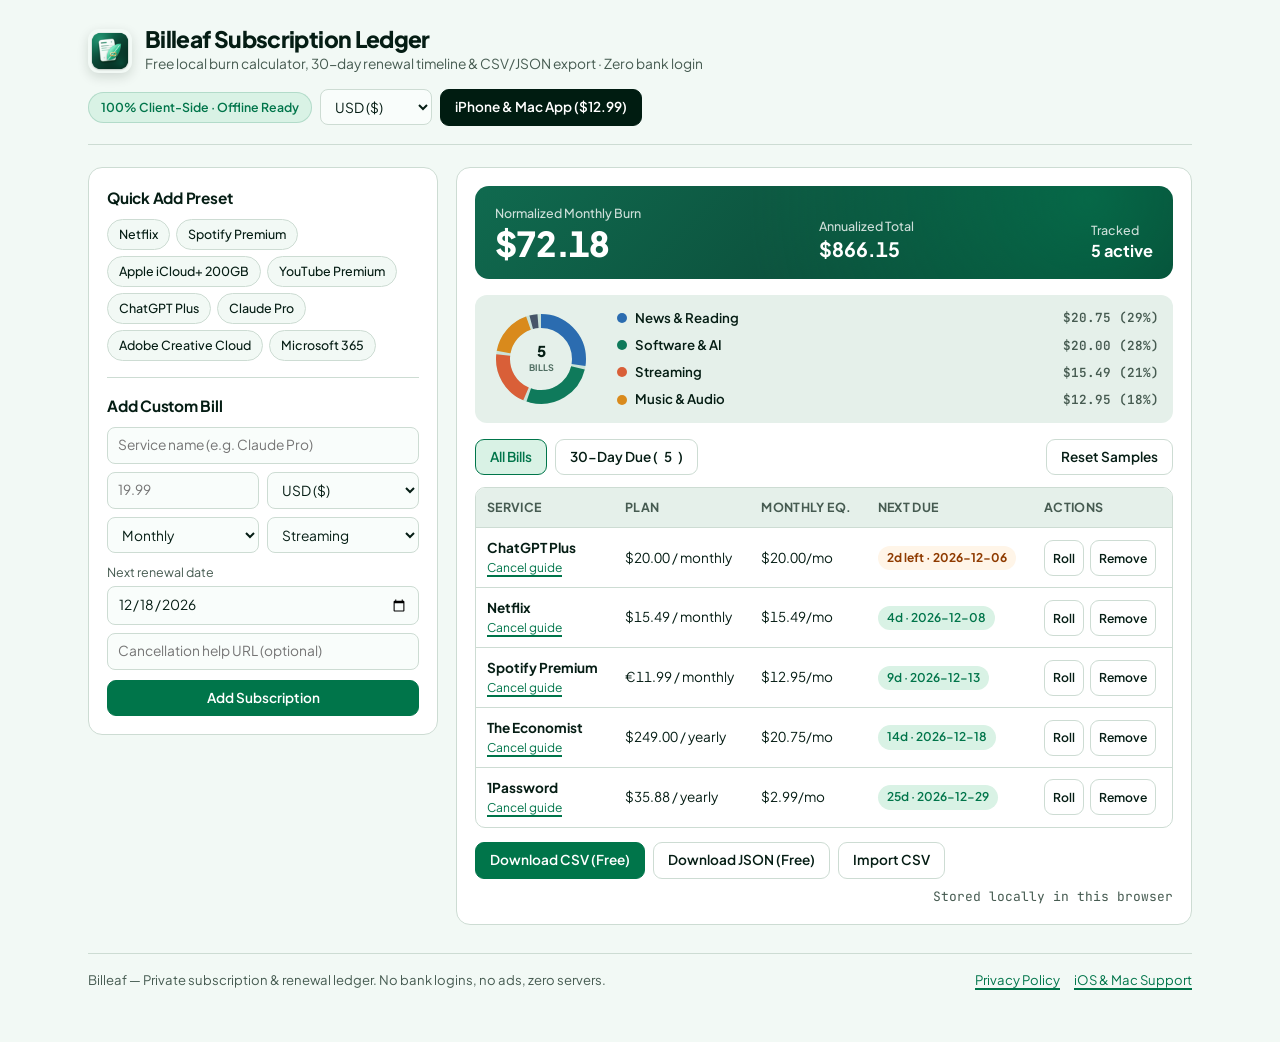
<file: index.html>
<!doctype html>
<html lang="en">
<head>
  <meta charset="utf-8" />
  <meta name="viewport" content="width=device-width, initial-scale=1" />
  <title>Billeaf Web Ledger — Free Offline Subscription Burn Audit &amp; CSV Export</title>
  <meta name="description" content="Audit recurring subscriptions, calculate real monthly and annual spend across 7 currencies, inspect upcoming 30-day renewals, and export clean CSV/JSON files locally in your browser." />
  <meta property="og:title" content="Billeaf Web Ledger — Free Subscription Audit" />
  <meta property="og:description" content="100% browser-local subscription ledger with 30-day renewal calendar and free CSV/JSON import &amp; export. Zero bank logins." />
  <link rel="icon" type="image/png" href="./icon-128.png" />
  <link rel="preconnect" href="https://fonts.googleapis.com" />
  <link rel="preconnect" href="https://fonts.gstatic.com" crossorigin />
  <link rel="stylesheet" href="https://fonts.googleapis.com/css2?family=JetBrains+Mono:wght@500;600&family=Plus+Jakarta+Sans:wght@400;500;600;700;800&display=swap" />
  <link rel="stylesheet" href="./styles.css" />
</head>
<body>
  <div class="shell">
    <header class="topbar">
      <div class="brand">
        <img class="logo" src="./icon-128.png" alt="Billeaf icon" />
        <div>
          <h1>Billeaf Subscription Ledger</h1>
          <div class="subtitle">Free local burn calculator, 30-day renewal timeline &amp; CSV/JSON export · Zero bank login</div>
        </div>
      </div>
      <div class="topbar-actions">
        <span class="pill">100% Client-Side · Offline Ready</span>
        <select id="displayCurrency" class="field" style="width:auto;" aria-label="Display currency">
          <option value="USD">USD ($)</option>
          <option value="EUR">EUR (€)</option>
          <option value="GBP">GBP (£)</option>
          <option value="JPY">JPY (¥)</option>
          <option value="CAD">CAD (CA$)</option>
          <option value="AUD">AUD (A$)</option>
          <option value="CNY">CNY (CN¥)</option>
        </select>
        <button id="openProBtn" class="btn pro" type="button">iPhone &amp; Mac App ($12.99)</button>
      </div>
    </header>

    <div class="layout">
      <aside class="panel">
        <h2>Quick Add Preset</h2>
        <div id="presetChips" class="preset-wrap"></div>

        <hr class="section-divider" />

        <h2>Add Custom Bill</h2>
        <form id="addForm">
          <input id="subName" class="field" type="text" placeholder="Service name (e.g. Claude Pro)" required style="margin-bottom:8px;" />
          <div class="form-grid">
            <input id="subAmount" class="field" type="number" step="0.01" min="0" placeholder="19.99" required />
            <select id="subCurrency" class="field" aria-label="Item currency">
              <option value="USD">USD ($)</option>
              <option value="EUR">EUR (€)</option>
              <option value="GBP">GBP (£)</option>
              <option value="JPY">JPY (¥)</option>
              <option value="CAD">CAD (CA$)</option>
              <option value="AUD">AUD (A$)</option>
              <option value="CNY">CNY (CN¥)</option>
            </select>
            <select id="subCycle" class="field" aria-label="Billing cycle">
              <option value="monthly">Monthly</option>
              <option value="yearly">Yearly</option>
              <option value="quarterly">Quarterly</option>
              <option value="weekly">Weekly</option>
            </select>
            <select id="subCategory" class="field" aria-label="Category">
              <option value="streaming">Streaming</option>
              <option value="software">Software &amp; AI</option>
              <option value="cloud">Cloud &amp; Dev</option>
              <option value="music">Music &amp; Audio</option>
              <option value="news">News &amp; Reading</option>
              <option value="fitness">Health &amp; Fitness</option>
              <option value="utilities">Prime &amp; Security</option>
              <option value="other">Other</option>
            </select>
          </div>
          <label for="subDate" style="display:block;font-size:0.78rem;color:var(--muted);margin-bottom:4px;">Next renewal date</label>
          <input id="subDate" class="field" type="date" style="margin-bottom:8px;" required />
          <input id="subCancelUrl" class="field" type="url" placeholder="Cancellation help URL (optional)" style="margin-bottom:10px;" />
          <button class="btn primary" type="submit" style="width:100%;">Add Subscription</button>
        </form>
      </aside>

      <main class="panel">
        <div class="burn-hero">
          <div class="burn-grid">
            <div>
              <div class="burn-sub">Normalized Monthly Burn</div>
              <div id="monthlyTotal" class="burn-big">$0.00</div>
            </div>
            <div>
              <div class="burn-sub">Annualized Total</div>
              <div id="annualTotal" class="metric-val">$0.00</div>
            </div>
            <div>
              <div class="burn-sub">Tracked</div>
              <div id="activeMeta" class="metric-val" style="font-size:1.02rem;">0 active</div>
            </div>
          </div>
        </div>

        <div id="catBars" class="donut-panel"></div>

        <div class="tabs">
          <button id="tabLedgerBtn" class="btn active" type="button">All Bills</button>
          <button id="tabCalendarBtn" class="btn" type="button">30-Day Due (<span id="dueCount" class="num">0</span>)</button>
          <button id="resetDemoBtn" class="btn" type="button" style="margin-left:auto;">Reset Samples</button>
        </div>

        <div class="table-wrap">
          <table>
            <thead>
              <tr>
                <th>Service</th>
                <th>Plan</th>
                <th>Monthly Eq.</th>
                <th>Next Due</th>
                <th>Actions</th>
              </tr>
            </thead>
            <tbody id="ledgerRows"></tbody>
          </table>
        </div>

        <div class="actions-bar">
          <button id="exportCsvBtn" class="btn primary" type="button">Download CSV (Free)</button>
          <button id="exportJsonBtn" class="btn" type="button">Download JSON (Free)</button>
          <label class="btn" for="csvImportInput" style="cursor:pointer;">Import CSV</label>
          <input id="csvImportInput" type="file" accept=".csv,text/csv" style="display:none;" />
          <span id="actionStatus" class="status-bar">Stored locally in this browser</span>
        </div>
      </main>
    </div>

    <footer style="margin-top:28px;padding-top:16px;border-top:1px solid var(--border);display:flex;flex-wrap:wrap;gap:14px;justify-content:space-between;font-size:0.82rem;color:var(--muted);">
      <span>Billeaf — Private subscription &amp; renewal ledger. No bank logins, no ads, zero servers.</span>
      <span style="display:flex;gap:14px;">
        <a href="./privacy.html">Privacy Policy</a>
        <a href="https://kaylaoneal.github.io/billeaf-support/">iOS &amp; Mac Support</a>
      </span>
    </footer>
  </div>

  <div id="proModal" class="modal-backdrop" role="dialog" aria-modal="true" aria-labelledby="proTitle">
    <div class="modal">
      <h3 id="proTitle">Billeaf for iPhone, iPad &amp; Mac</h3>
      <div class="price-tag">$12.99 <span style="font-size:0.86rem;font-weight:500;color:var(--muted);">one-time universal unlock · 8 bills free · no subscription trap</span></div>
      <ul>
        <li><strong>Local OS Renewal Reminders:</strong> Private advance <code>UNUserNotificationCenter</code> notifications 3 days before charges hit.</li>
        <li><strong>Works Completely Offline:</strong> Track recurring bills across iPhone, iPad, and Mac with zero Plaid/bank connections.</li>
        <li><strong>Full Open Portability:</strong> Import and export the exact same RFC 4180 CSV and JSON format between web and Apple apps for free.</li>
      </ul>
      <div style="display:flex;gap:8px;flex-wrap:wrap;justify-content:flex-end;">
        <a class="btn primary" href="https://kaylaoneal.github.io/billeaf-support/">Explore Billeaf App</a>
        <button id="closeProBtn" class="btn" type="button">Close</button>
      </div>
    </div>
  </div>

  <script type="module" src="./app.js"></script>
</body>
</html>
</file>
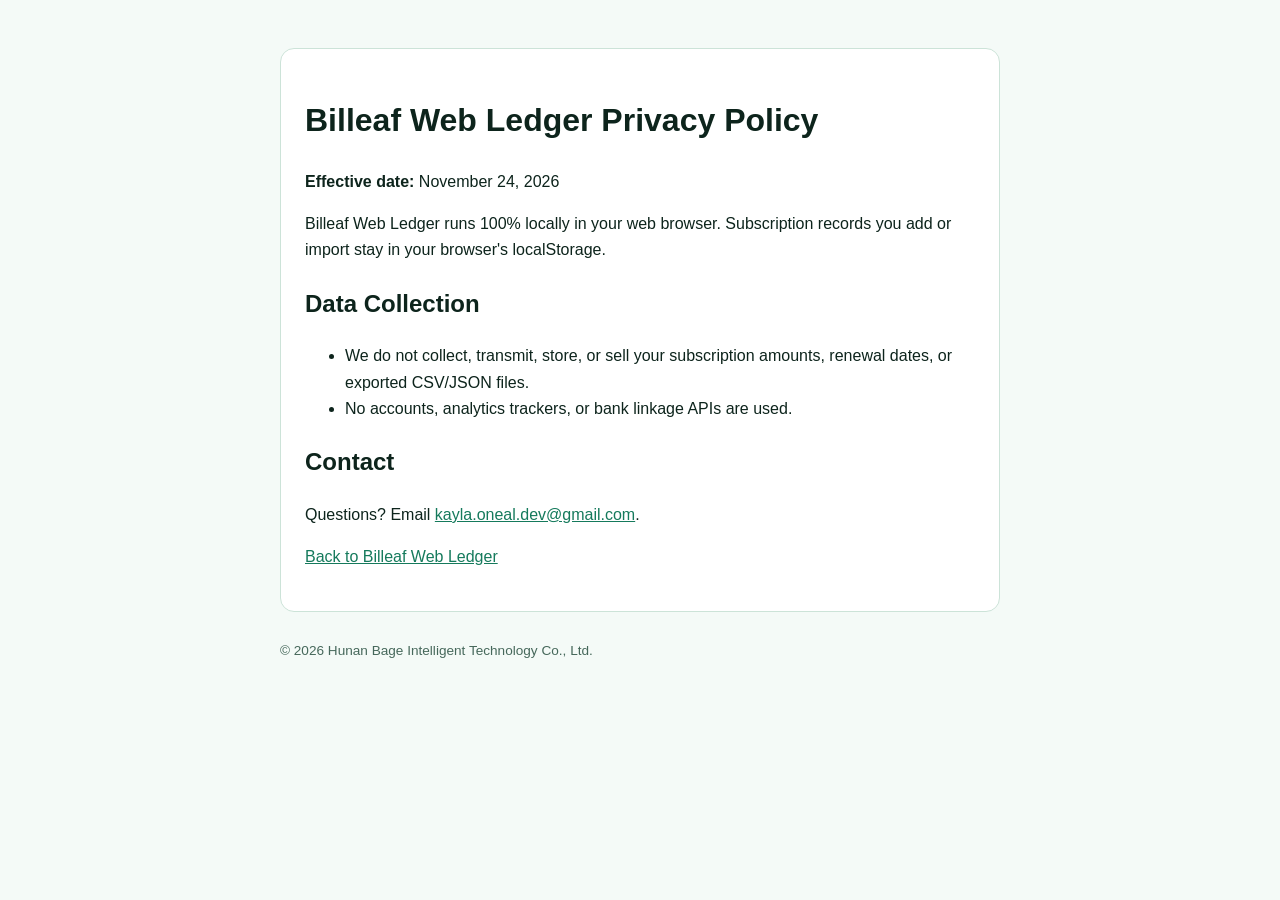
<file: privacy.html>
<!doctype html>
<html lang="en">
<head>
  <meta charset="utf-8" />
  <meta name="viewport" content="width=device-width, initial-scale=1" />
  <title>Privacy Policy — Billeaf Web Ledger</title>
  <link rel="icon" type="image/png" href="./icon-128.png" />
  <style>
    body { font-family: -apple-system, BlinkMacSystemFont, "Segoe UI", sans-serif; max-width: 720px; margin: 48px auto; padding: 0 20px; line-height: 1.65; color: #0d241c; background: #f4faf7; }
    a { color: #157a5c; }
    .card { background: #fff; border: 1px solid #cce3d8; border-radius: 14px; padding: 24px; }
    footer { margin-top: 28px; font-size: 0.85rem; color: #46685b; }
  </style>
</head>
<body>
  <div class="card">
    <h1>Billeaf Web Ledger Privacy Policy</h1>
    <p><strong>Effective date:</strong> November 24, 2026</p>
    <p>Billeaf Web Ledger runs 100% locally in your web browser. Subscription records you add or import stay in your browser's localStorage.</p>
    <h2>Data Collection</h2>
    <ul>
      <li>We do not collect, transmit, store, or sell your subscription amounts, renewal dates, or exported CSV/JSON files.</li>
      <li>No accounts, analytics trackers, or bank linkage APIs are used.</li>
    </ul>
    <h2>Contact</h2>
    <p>Questions? Email <a href="mailto:kayla.oneal.dev@gmail.com">kayla.oneal.dev@gmail.com</a>.</p>
    <p><a href="./index.html">Back to Billeaf Web Ledger</a></p>
  </div>
  <footer>© 2026 Hunan Bage Intelligent Technology Co., Ltd.</footer>
</body>
</html>
</file>
<file: styles.css>
:root {
  color-scheme: light;
  --bg: oklch(0.976 0.009 162);
  --surface: #ffffff;
  --surface-alt: oklch(0.946 0.015 162);
  --surface-dark: oklch(0.20 0.042 165);
  --ink: oklch(0.21 0.036 165);
  --muted: oklch(0.45 0.030 165);
  --accent: oklch(0.49 0.125 162);
  --accent-hover: oklch(0.41 0.118 162);
  --accent-soft: oklch(0.94 0.032 162);
  --border: oklch(0.88 0.020 162);
  --border-strong: oklch(0.79 0.030 162);
  --warn-bg: #fff5e8;
  --warn-ink: #8f3b00;
  --radius: 14px;
  --ease: cubic-bezier(0.22, 1, 0.36, 1);
  --font-sans: "Plus Jakarta Sans", -apple-system, BlinkMacSystemFont, "Segoe UI", sans-serif;
  --font-mono: "JetBrains Mono", ui-monospace, SFMono-Regular, Menlo, monospace;
}

* { box-sizing: border-box; }

::selection {
  background: oklch(0.49 0.125 162 / 0.20);
  color: var(--ink);
}

::-webkit-scrollbar { width: 8px; height: 8px; }
::-webkit-scrollbar-track { background: var(--surface-alt); border-radius: 999px; }
::-webkit-scrollbar-thumb { background: var(--border-strong); border-radius: 999px; }
::-webkit-scrollbar-thumb:hover { background: var(--accent); }

body {
  margin: 0;
  font-family: var(--font-sans);
  background: var(--bg);
  color: var(--ink);
  line-height: 1.52;
  -webkit-font-smoothing: antialiased;
}

button, select, input, textarea { font: inherit; }

a {
  color: var(--accent);
  text-underline-offset: 3px;
  text-decoration-thickness: 1.5px;
}

:focus-visible {
  outline: 2px solid var(--accent);
  outline-offset: 2px;
}

.num, .burn-big, .metric-val, .price-tag, table td:nth-child(2), table td:nth-child(3) {
  font-variant-numeric: tabular-nums;
}

.shell { max-width: 1140px; margin: 0 auto; padding: 26px 18px 52px; }

.topbar {
  display: flex;
  flex-wrap: wrap;
  justify-content: space-between;
  align-items: center;
  gap: 14px;
  margin-bottom: 22px;
  padding-bottom: 18px;
  border-bottom: 1px solid var(--border);
}

.brand { display: flex; align-items: center; gap: 13px; min-width: 0; }
.logo {
  width: 44px;
  height: 44px;
  border-radius: 11px;
  flex-shrink: 0;
  box-shadow: 0 4px 12px oklch(0.20 0.04 165 / 0.14);
}
h1 {
  margin: 0;
  font-size: 1.42rem;
  font-weight: 800;
  letter-spacing: -0.028em;
  line-height: 1.15;
}
.subtitle { font-size: 0.86rem; color: var(--muted); margin-top: 2px; }
.topbar-actions { display: flex; flex-wrap: wrap; gap: 8px; align-items: center; }

.pill {
  display: inline-flex;
  align-items: center;
  gap: 6px;
  background: var(--accent-soft);
  color: var(--accent);
  border: 1px solid oklch(0.49 0.125 162 / 0.18);
  font-size: 0.77rem;
  font-weight: 600;
  padding: 5px 12px;
  border-radius: 999px;
}

.btn {
  display: inline-flex;
  align-items: center;
  justify-content: center;
  gap: 6px;
  min-height: 36px;
  padding: 7px 14px;
  border-radius: 9px;
  border: 1px solid var(--border);
  background: var(--surface);
  color: var(--ink);
  font-size: 0.85rem;
  font-weight: 600;
  cursor: pointer;
  text-decoration: none;
  transition: background-color 150ms var(--ease), border-color 150ms var(--ease), transform 140ms var(--ease);
}
.btn:hover { background: var(--surface-alt); border-color: var(--border-strong); }
.btn:active { transform: translateY(1px); }
.btn.primary { background: var(--accent); border-color: var(--accent); color: #fff; }
.btn.primary:hover { background: var(--accent-hover); border-color: var(--accent-hover); }
.btn.pro { background: var(--surface-dark); border-color: var(--surface-dark); color: #fff; }
.btn.pro:hover { background: oklch(0.27 0.05 165); }

.layout {
  display: grid;
  grid-template-columns: 350px minmax(0, 1fr);
  gap: 18px;
  align-items: start;
}
@media (max-width: 900px) {
  .layout { grid-template-columns: 1fr; }
}

.panel {
  background: var(--surface);
  border: 1px solid var(--border);
  border-radius: var(--radius);
  padding: 18px;
  min-width: 0;
}
.panel h2 {
  margin: 0 0 10px;
  font-size: 0.96rem;
  font-weight: 700;
  letter-spacing: -0.015em;
}
.section-divider {
  margin: 16px 0;
  border: none;
  border-top: 1px solid var(--border);
}

.burn-hero {
  background:
    radial-gradient(circle at 88% 15%, oklch(0.58 0.14 162 / 0.45), transparent 55%),
    linear-gradient(135deg, #106a4f 0%, #093b2c 100%);
  color: #fff;
  border-radius: 14px;
  padding: 18px 20px;
  margin-bottom: 16px;
}
.burn-grid {
  display: flex;
  flex-wrap: wrap;
  justify-content: space-between;
  gap: 16px;
  align-items: flex-end;
}
.burn-big {
  font-size: 2.15rem;
  font-weight: 800;
  letter-spacing: -0.03em;
  line-height: 1.05;
}
.burn-sub {
  font-size: 0.78rem;
  font-weight: 500;
  color: rgba(255, 255, 255, 0.80);
  margin-bottom: 2px;
}
.metric-val {
  font-size: 1.24rem;
  font-weight: 700;
  line-height: 1.15;
}

.donut-panel {
  display: grid;
  grid-template-columns: 112px minmax(0, 1fr);
  gap: 16px;
  align-items: center;
  padding: 12px 14px;
  margin-bottom: 16px;
  background: var(--surface-alt);
  border-radius: 12px;
}
@media (max-width: 520px) {
  .donut-panel { grid-template-columns: 1fr; justify-items: start; }
}
.cat-legend { display: flex; flex-direction: column; gap: 7px; width: 100%; }
.cat-row {
  display: grid;
  grid-template-columns: 10px minmax(0, 1fr) auto;
  gap: 8px;
  align-items: center;
  font-size: 0.83rem;
}
.cat-swatch { width: 10px; height: 10px; border-radius: 50%; }
.cat-name { font-weight: 600; white-space: nowrap; overflow: hidden; text-overflow: ellipsis; }
.cat-val { font-family: var(--font-mono); font-size: 0.79rem; font-weight: 600; color: var(--muted); }

.form-grid { display: grid; grid-template-columns: 1fr 1fr; gap: 8px; margin-bottom: 10px; }
@media (max-width: 480px) {
  .form-grid { grid-template-columns: 1fr; }
}
.field {
  width: 100%;
  min-height: 36px;
  padding: 7px 10px;
  border-radius: 8px;
  border: 1px solid var(--border);
  background: oklch(0.99 0.004 162);
  color: var(--ink);
  font-size: 0.86rem;
  transition: border-color 140ms var(--ease);
}
.field:focus { border-color: var(--accent); outline: none; }

.preset-wrap { display: flex; flex-wrap: wrap; gap: 6px; margin-bottom: 6px; }
.preset-chip {
  padding: 5px 11px;
  border-radius: 999px;
  border: 1px solid var(--border);
  background: var(--bg);
  color: var(--ink);
  font-size: 0.78rem;
  font-weight: 500;
  cursor: pointer;
  transition: background-color 140ms var(--ease), border-color 140ms var(--ease), color 140ms var(--ease);
}
.preset-chip:hover { border-color: var(--accent); background: var(--accent-soft); color: var(--accent); }

.tabs { display: flex; flex-wrap: wrap; gap: 8px; margin-bottom: 12px; align-items: center; }
.btn.active { border-color: var(--accent); background: var(--accent-soft); color: var(--accent); }

.table-wrap { overflow-x: auto; border: 1px solid var(--border); border-radius: 10px; }
table { width: 100%; border-collapse: collapse; font-size: 0.85rem; }
th, td { border-bottom: 1px solid var(--border); padding: 10px 11px; text-align: left; }
th {
  background: var(--surface-alt);
  font-size: 0.78rem;
  font-weight: 700;
  color: var(--muted);
  text-transform: uppercase;
  letter-spacing: 0.03em;
}
tr:last-child td { border-bottom: none; }
tbody tr:hover td { background: oklch(0.985 0.006 162); }

.due-urgent {
  display: inline-block;
  padding: 3px 9px;
  border-radius: 999px;
  background: var(--warn-bg);
  color: var(--warn-ink);
  font-weight: 700;
  font-size: 0.75rem;
}
.due-ok {
  display: inline-block;
  padding: 3px 9px;
  border-radius: 999px;
  background: var(--accent-soft);
  color: var(--accent);
  font-weight: 600;
  font-size: 0.75rem;
}

.actions-bar { display: flex; flex-wrap: wrap; gap: 8px; align-items: center; margin-top: 14px; }
.status-bar { font-size: 0.81rem; color: var(--muted); margin-left: auto; font-family: var(--font-mono); }

.modal-backdrop {
  position: fixed;
  inset: 0;
  background: rgba(8, 28, 22, 0.56);
  backdrop-filter: blur(4px);
  display: none;
  align-items: center;
  justify-content: center;
  padding: 16px;
  z-index: 50;
}
.modal-backdrop.open { display: flex; }
.modal {
  background: var(--surface);
  border-radius: 16px;
  max-width: 520px;
  width: 100%;
  padding: 24px;
  border: 1px solid var(--border);
  box-shadow: 0 24px 64px rgba(0, 0, 0, 0.24);
}
.modal h3 { margin: 0 0 6px; font-size: 1.25rem; font-weight: 800; letter-spacing: -0.025em; }
.price-tag { font-size: 1.7rem; font-weight: 800; color: var(--accent); margin: 8px 0; }
.modal ul { margin: 10px 0 18px; padding-left: 18px; font-size: 0.89rem; color: var(--muted); }
.modal li { margin-bottom: 7px; }
</file>
